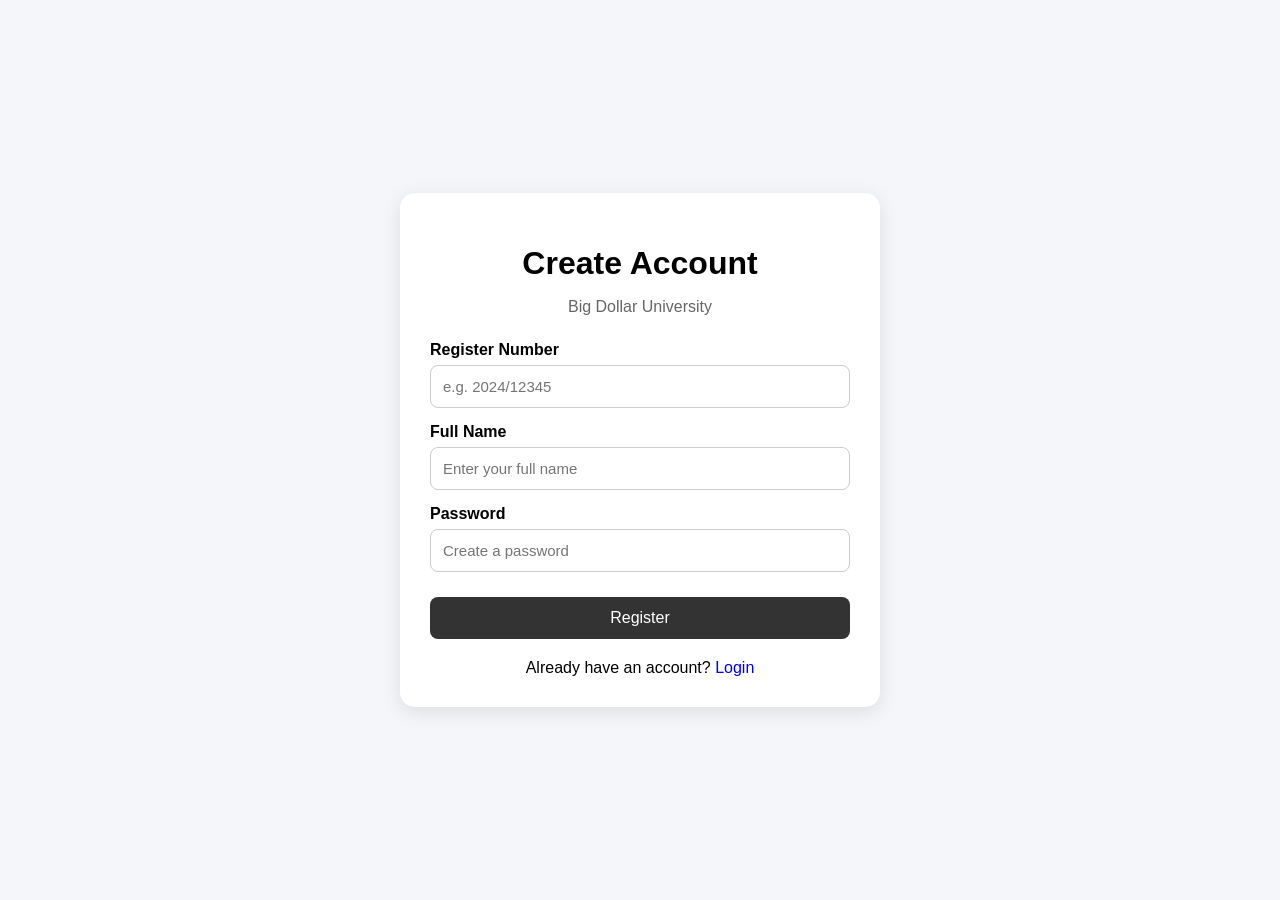
<file: templates/register.html>
<!DOCTYPE html>
<html lang="en">
<head>
    <meta charset="UTF-8">
    <meta name="viewport" content="width=device-width, initial-scale=1.0">

    <title>Register - Big Dollar University</title>

    <style>
        body {
            font-family: Arial, sans-serif;
            background: #f4f6f9;
            display: flex;
            justify-content: center;
            align-items: center;
            min-height: 100vh;
            margin: 0;
        }

        .register-box {
            background: white;
            width: 90%;
            max-width: 420px;
            padding: 30px;
            border-radius: 15px;
            box-shadow: 0 5px 20px rgba(0,0,0,0.1);
        }

        h1 {
            text-align: center;
            margin-bottom: 10px;
        }

        .subtitle {
            text-align: center;
            color: #666;
            margin-bottom: 25px;
        }

        label {
            display: block;
            margin-top: 15px;
            margin-bottom: 6px;
            font-weight: bold;
        }

        input {
            width: 100%;
            padding: 12px;
            box-sizing: border-box;
            border: 1px solid #ccc;
            border-radius: 8px;
            font-size: 15px;
        }

        button {
            width: 100%;
            margin-top: 25px;
            padding: 12px;
            border: none;
            border-radius: 8px;
            background: #333;
            color: white;
            font-size: 16px;
            cursor: pointer;
        }

        button:hover {
            opacity: 0.9;
        }

        .login-link {
            text-align: center;
            margin-top: 20px;
        }

        .login-link a {
            text-decoration: none;
        }
    </style>
</head>

<body>

<div class="register-box">

    <h1>Create Account</h1>

    <p class="subtitle">
        Big Dollar University
    </p>

    <form method="POST">

        <label for="register_number">
            Register Number
        </label>

        <input
            type="text"
            id="register_number"
            name="register_number"
            placeholder="e.g. 2024/12345"
            required
        >

        <label for="full_name">
            Full Name
        </label>

        <input
            type="text"
            id="full_name"
            name="full_name"
            placeholder="Enter your full name"
            required
        >

        <label for="password">
            Password
        </label>

        <input
            type="password"
            id="password"
            name="password"
            placeholder="Create a password"
            required
        >

        <button type="submit">
            Register
        </button>

    </form>

    <div class="login-link">
        Already have an account?
        <a href="/login">Login</a>
    </div>

</div>

</body>
</html>
</file>
